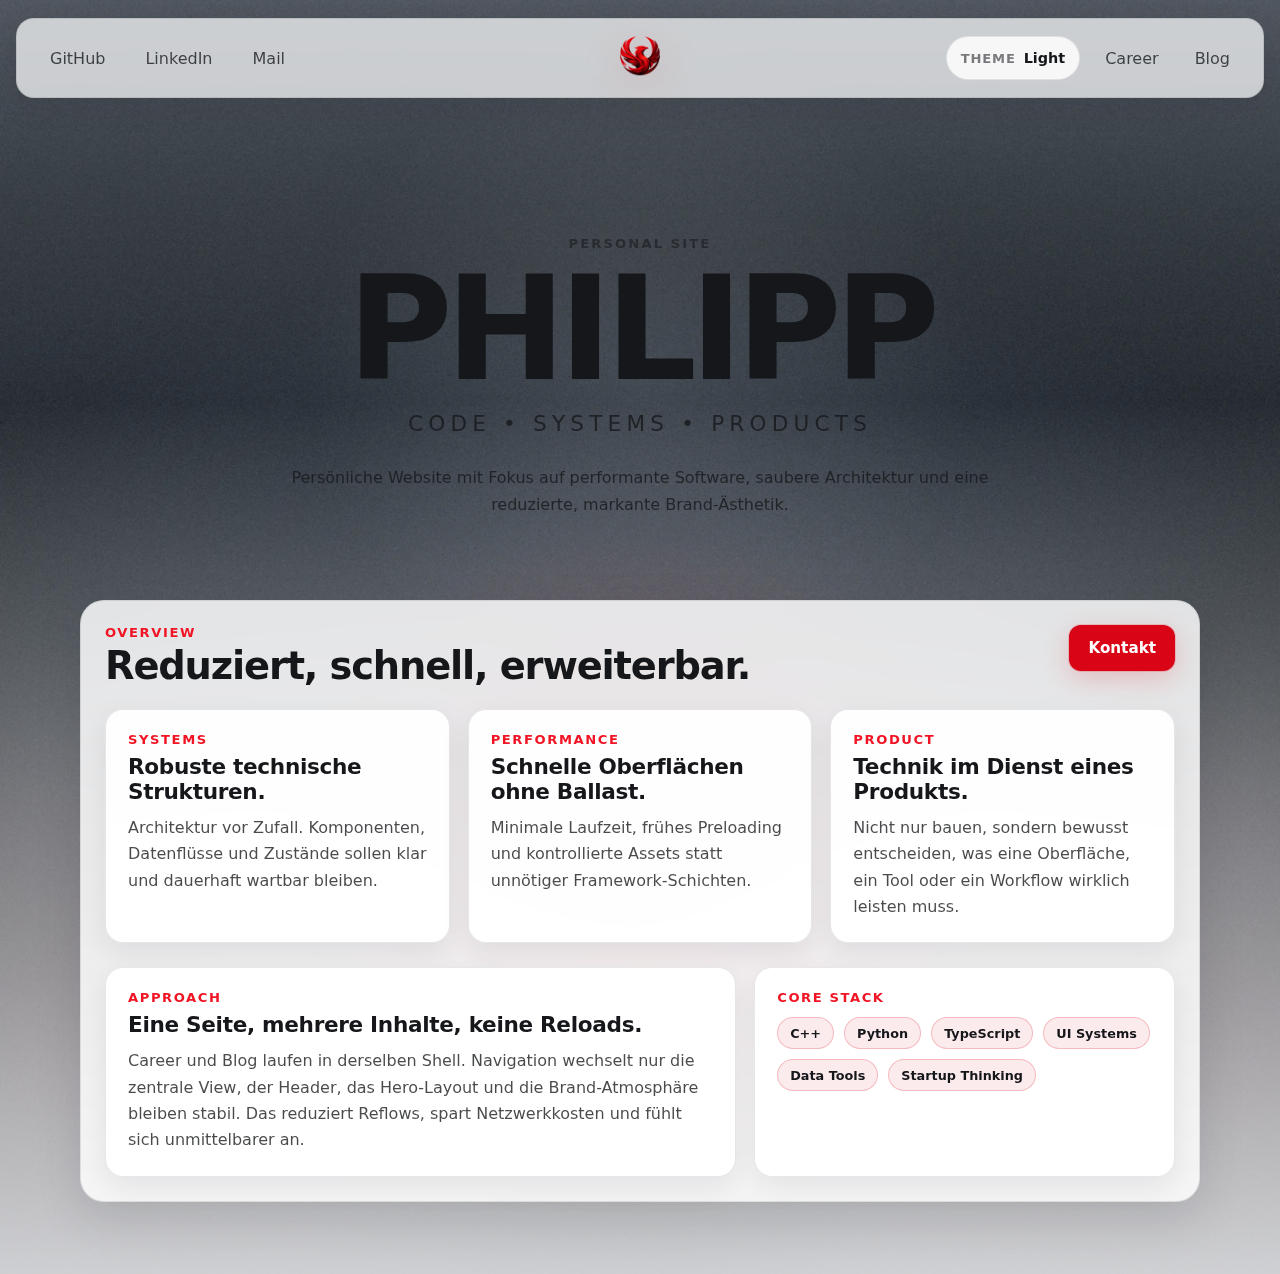
<file: dist/index.html>
<!doctype html>
<html lang="de">
  <head>
    <meta charset="UTF-8" />
    <meta
      name="viewport"
      content="width=device-width, initial-scale=1.0, viewport-fit=cover"
    />
    <meta
      name="description"
      content="Persönliche Single-Page-Website im PHNX-Design mit schneller Navigation ohne Seitenreload."
    />
    <meta name="theme-color" content="#050505" />
    <title>PHNX — Personal Website</title>
    <link rel="icon" href="./phnx-logo.png" />
    <link rel="preload" as="image" href="./hero-ambient.webp" fetchpriority="high" />
    <link rel="preload" as="image" href="./phnx-logo.png" fetchpriority="high" />
    <script>
      (() => {
        const stored = localStorage.getItem('phnx-theme');
        const preferred = window.matchMedia('(prefers-color-scheme: light)').matches ? 'light' : 'dark';
        document.documentElement.dataset.theme = stored || preferred;
      })();
    </script>
    <script type="module" crossorigin src="./assets/index-CgAB7WyZ.js"></script>
    <link rel="stylesheet" crossorigin href="./assets/style-DRyiq7X7.css">
  </head>
  <body>
    <div id="app"></div>
  </body>
</html>
</file>
<file: dist/assets/style-DRyiq7X7.css>
:root{--font-display: "Sora", "Inter", system-ui, -apple-system, BlinkMacSystemFont, "Segoe UI", sans-serif;--font-body: "Inter", system-ui, -apple-system, BlinkMacSystemFont, "Segoe UI", sans-serif;--font-code: "JetBrains Mono", "SFMono-Regular", Consolas, "Liberation Mono", monospace;--bg-0: #050505;--bg-1: rgba(17, 17, 17, .72);--bg-2: #16181c;--surface-1: rgba(27, 27, 31, .82);--surface-2: rgba(35, 38, 43, .92);--surface-3: rgba(43, 47, 53, .98);--border: rgba(255, 255, 255, .08);--border-strong: rgba(255, 255, 255, .14);--text-1: #ffffff;--text-2: rgba(255, 255, 255, .82);--text-3: rgba(255, 255, 255, .6);--brand: #d90416;--brand-hover: #f01424;--brand-pressed: #b10312;--focus: #f24856;--shadow-soft: 0 10px 30px rgba(0, 0, 0, .28);--shadow-medium: 0 16px 48px rgba(0, 0, 0, .38);--brand-glow: 0 0 0 1px rgba(217, 4, 22, .16), 0 8px 28px rgba(217, 4, 22, .18);--overlay-top: linear-gradient(180deg, rgba(5, 5, 5, .78) 0%, rgba(5, 5, 5, .34) 32%, rgba(5, 5, 5, .74) 100%);--hero-title: clamp(4rem, 14vw, 9rem);--hero-subtitle: clamp(1rem, 2vw, 1.35rem);--panel-width: min(1120px, calc(100vw - 32px) );--container-width: min(1320px, calc(100vw - 32px) )}:root[data-theme=light]{--bg-0: #f5f7fa;--bg-1: rgba(255, 255, 255, .72);--bg-2: #eef1f4;--surface-1: rgba(255, 255, 255, .84);--surface-2: rgba(255, 255, 255, .96);--surface-3: rgba(228, 232, 237, .98);--border: rgba(21, 23, 26, .1);--border-strong: rgba(21, 23, 26, .16);--text-1: #15171a;--text-2: rgba(21, 23, 26, .78);--text-3: rgba(21, 23, 26, .56);--shadow-soft: 0 10px 30px rgba(8, 15, 24, .08);--shadow-medium: 0 16px 48px rgba(8, 15, 24, .12);--overlay-top: linear-gradient(180deg, rgba(245, 247, 250, .28) 0%, rgba(245, 247, 250, .06) 32%, rgba(245, 247, 250, .84) 100%)}*{box-sizing:border-box}html{color-scheme:dark;scroll-behavior:smooth}html[data-theme=light]{color-scheme:light}body{margin:0;min-width:320px;min-height:100vh;font-family:var(--font-body);color:var(--text-1);background:var(--bg-0);text-rendering:optimizeLegibility;-webkit-font-smoothing:antialiased;-moz-osx-font-smoothing:grayscale}a{color:inherit;text-decoration:none}button,a{-webkit-tap-highlight-color:transparent}button{font:inherit}img{max-width:100%;display:block}::selection{background:#d9041633}:focus-visible{outline:3px solid rgba(242,72,86,.35);outline-offset:3px}.container{width:var(--container-width);margin:0 auto}.site-shell{position:relative;min-height:100vh;overflow:clip;background:var(--bg-0)}.hero-backdrop{position:absolute;inset:0;background-image:var(--overlay-top),url(../hero-ambient.webp);background-size:cover;background-position:center;filter:saturate(1.08);transform:scale(1.02);z-index:0}.hero-backdrop:after{content:"";position:absolute;inset:0;background:radial-gradient(circle at 50% 30%,rgba(255,255,255,.1),transparent 30%),radial-gradient(circle at 50% 68%,rgba(217,4,22,.15),transparent 32%)}.site-header,.page-main{position:relative;z-index:1}.site-header{position:sticky;top:0;padding:18px 0 0;z-index:5}.header-strip{display:grid;grid-template-columns:1fr auto 1fr;align-items:center;gap:16px;min-height:72px;padding:10px 18px;border:1px solid var(--border);border-radius:18px;background:var(--bg-1);backdrop-filter:blur(16px) saturate(140%);box-shadow:var(--shadow-soft)}.header-left,.header-right{display:flex;align-items:center;gap:10px;min-width:0}.header-right{justify-content:flex-end}.logo-link{justify-self:center}.brand-logo{width:58px;height:58px;object-fit:contain;filter:drop-shadow(0 6px 20px rgba(217,4,22,.14))}.social-link,.nav-link,.theme-toggle{display:inline-flex;align-items:center;justify-content:center;min-height:44px;padding:0 14px;border-radius:999px;color:var(--text-2);transition:background-color .18s ease,color .18s ease,border-color .18s ease,transform .18s ease}.social-link,.nav-link{border:1px solid transparent}.social-link:hover,.nav-link:hover,.theme-toggle:hover{color:var(--text-1);background:#ffffff0a}:root[data-theme=light] .social-link:hover,:root[data-theme=light] .nav-link:hover,:root[data-theme=light] .theme-toggle:hover{background:#15171a0d}.nav-link.is-active{color:var(--text-1);border-color:#d9041647;background:#d904161a;box-shadow:var(--brand-glow)}.theme-toggle{gap:8px;border:1px solid var(--border);background:var(--surface-1);color:var(--text-1);cursor:pointer}.theme-toggle__label{color:var(--text-3);font-size:.82rem;font-weight:600;text-transform:uppercase;letter-spacing:.06em}.theme-toggle__state{font-size:.9rem;font-weight:600}.nav-links{display:flex;align-items:center;gap:6px}.page-main{display:grid;gap:40px;padding:48px 0 72px}.hero{min-height:46vh;display:grid;align-content:center;justify-items:center;text-align:center;padding:64px 0 16px}.hero__eyebrow{margin-bottom:12px;color:var(--text-3);font-size:.82rem;font-weight:700;letter-spacing:.16em;text-transform:uppercase}.hero__title{margin:0;font-family:var(--font-display);font-size:var(--hero-title);line-height:.92;font-weight:700;letter-spacing:-.05em;color:var(--text-1);text-transform:uppercase}.hero__subtitle{margin:14px 0 0;font-size:var(--hero-subtitle);font-weight:500;line-height:1.3;letter-spacing:.24em;text-transform:uppercase;color:var(--text-2)}.hero__summary{max-width:760px;margin:26px auto 0;color:var(--text-2);font-size:1rem;line-height:1.7}.content-host{display:flex;justify-content:center}.content-panel{width:var(--panel-width);min-height:480px;padding:24px;border:1px solid var(--border);border-radius:24px;background:var(--surface-1);backdrop-filter:blur(24px) saturate(130%);box-shadow:var(--shadow-medium)}.view{display:grid;gap:24px;view-transition-name:main-content}.panel-head{display:flex;align-items:flex-start;justify-content:space-between;gap:20px}.panel-head--stacked{display:grid;gap:8px}.panel-kicker,.card-eyebrow{color:var(--brand-hover);font-size:.82rem;font-weight:700;letter-spacing:.12em;text-transform:uppercase}.panel-title{margin:6px 0 0;font-family:var(--font-display);font-size:clamp(2rem,3vw,2.75rem);line-height:1.02;letter-spacing:-.03em}.panel-intro,.card-copy,.timeline-meta,.post-date{margin:0;color:var(--text-2);line-height:1.65}.button{display:inline-flex;align-items:center;justify-content:center;min-height:46px;padding:0 18px;border-radius:12px;border:1px solid transparent;font-size:.95rem;font-weight:600;transition:transform .18s ease,background-color .18s ease,color .18s ease,box-shadow .18s ease}.button:hover{transform:translateY(-1px)}.button--primary{color:#fff;background:var(--brand);box-shadow:var(--brand-glow)}.button--primary:hover{background:var(--brand-hover)}.button--primary:active{background:var(--brand-pressed);transform:translateY(0)}.card-grid,.post-list{display:grid;gap:18px;grid-template-columns:repeat(3,minmax(0,1fr))}.card,.post-card{padding:22px;border:1px solid var(--border);border-radius:18px;background:var(--surface-2);box-shadow:var(--shadow-soft)}.card--dense{min-height:100%}.card-title{margin:8px 0 10px;font-family:var(--font-display);font-size:clamp(1.12rem,2vw,1.35rem);line-height:1.15;letter-spacing:-.015em}.split-layout{display:grid;gap:18px;grid-template-columns:1.2fr .8fr}.chip-list{display:flex;flex-wrap:wrap;gap:10px;padding:0;margin:12px 0 0;list-style:none}.chip-list--compact{margin-top:16px}.chip{display:inline-flex;align-items:center;min-height:32px;padding:0 12px;border-radius:999px;border:1px solid rgba(217,4,22,.22);background:#d9041614;color:var(--text-1);font-size:.8rem;font-weight:600}.timeline{display:grid;gap:14px}.timeline-item{display:grid;grid-template-columns:120px 1fr;gap:18px;padding:20px 0;border-top:1px solid var(--border)}.timeline-item:first-child{padding-top:0;border-top:none}.timeline-period{color:var(--text-3);font-size:.9rem;font-weight:600;letter-spacing:.04em;text-transform:uppercase}.post-date{font-size:.84rem;font-weight:600;letter-spacing:.04em;text-transform:uppercase}@media (max-width: 1024px){.header-strip{grid-template-columns:1fr;justify-items:center;gap:12px}.header-left,.header-right{justify-content:center;flex-wrap:wrap}.hero{min-height:38vh}.card-grid,.post-list,.split-layout{grid-template-columns:1fr}}@media (max-width: 720px){.site-header{padding-top:12px}.header-strip{min-height:auto;padding:12px;border-radius:16px}.brand-logo{width:48px;height:48px}.social-link,.nav-link,.theme-toggle{min-height:40px;padding:0 12px;font-size:.9rem}.page-main{gap:28px;padding-top:24px}.hero{padding-top:28px}.hero__summary{font-size:.95rem}.content-panel{padding:18px;border-radius:20px}.panel-head{display:grid}.timeline-item{grid-template-columns:1fr;gap:10px}}@media (prefers-reduced-motion: reduce){html{scroll-behavior:auto}*,*:before,*:after{animation:none!important;transition:none!important}}
</file>
